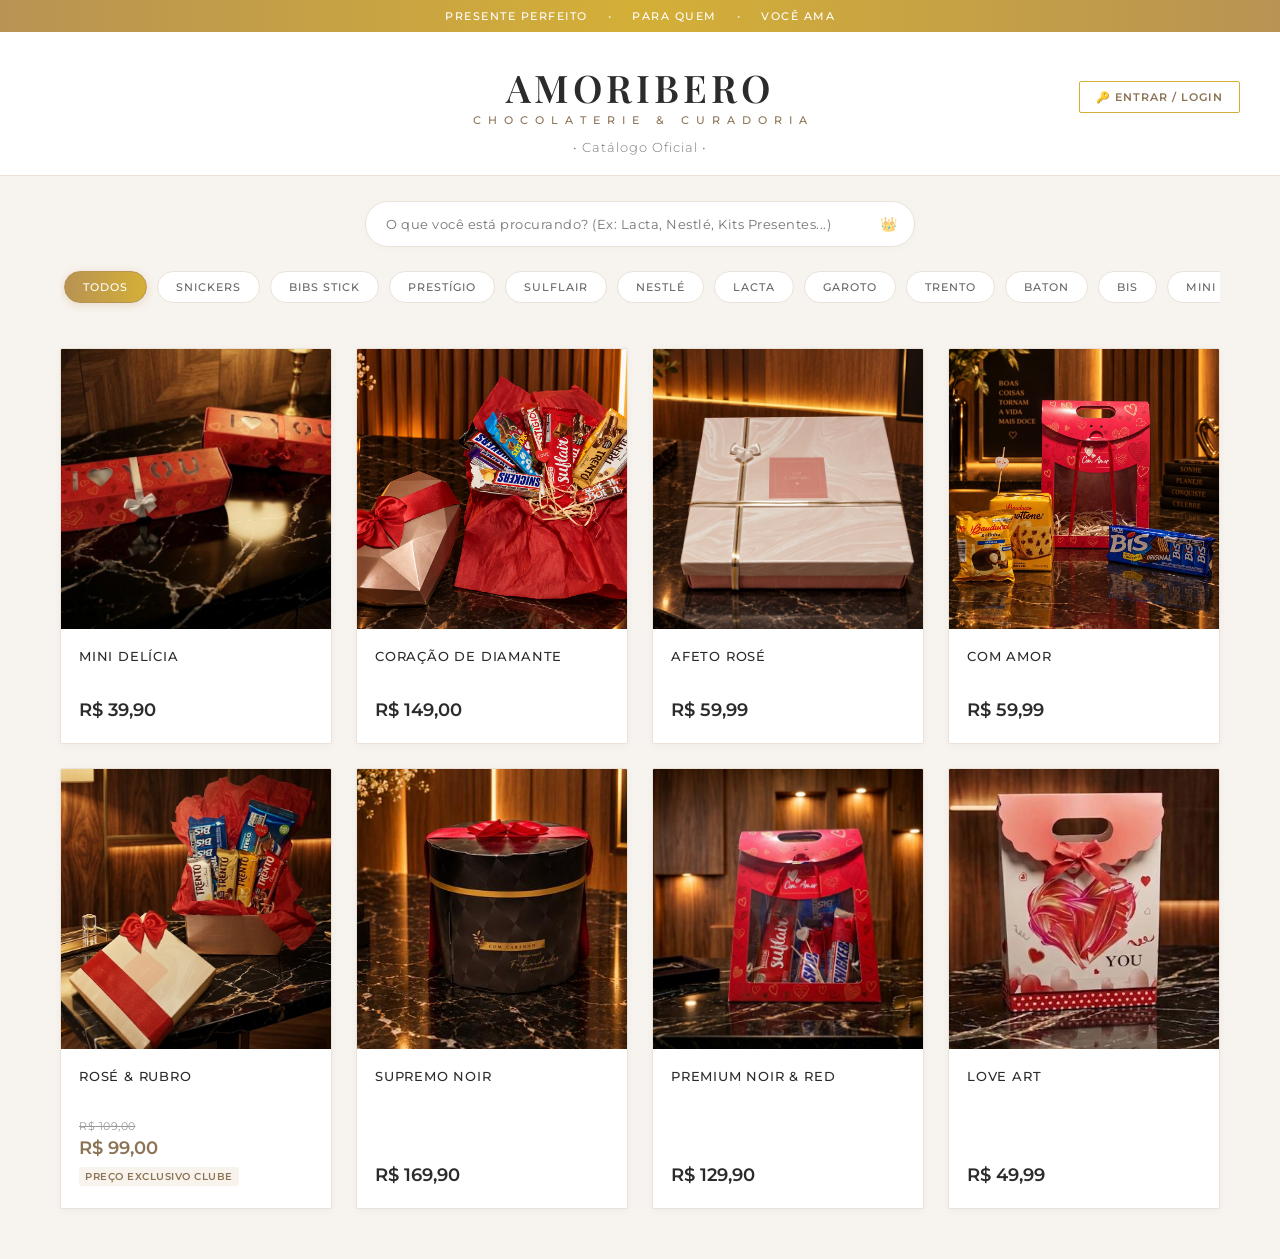
<file: index.html>
<!DOCTYPE html>
<html lang="pt-BR">
<head>
    <meta http-equiv="refresh" content="0; url=vitrine/index.html">
    <title>Redirecionando...</title>
</head>
<body>
    <script>window.location.href = "vitrine/index.html";</script>
</body>
</html>
</file>
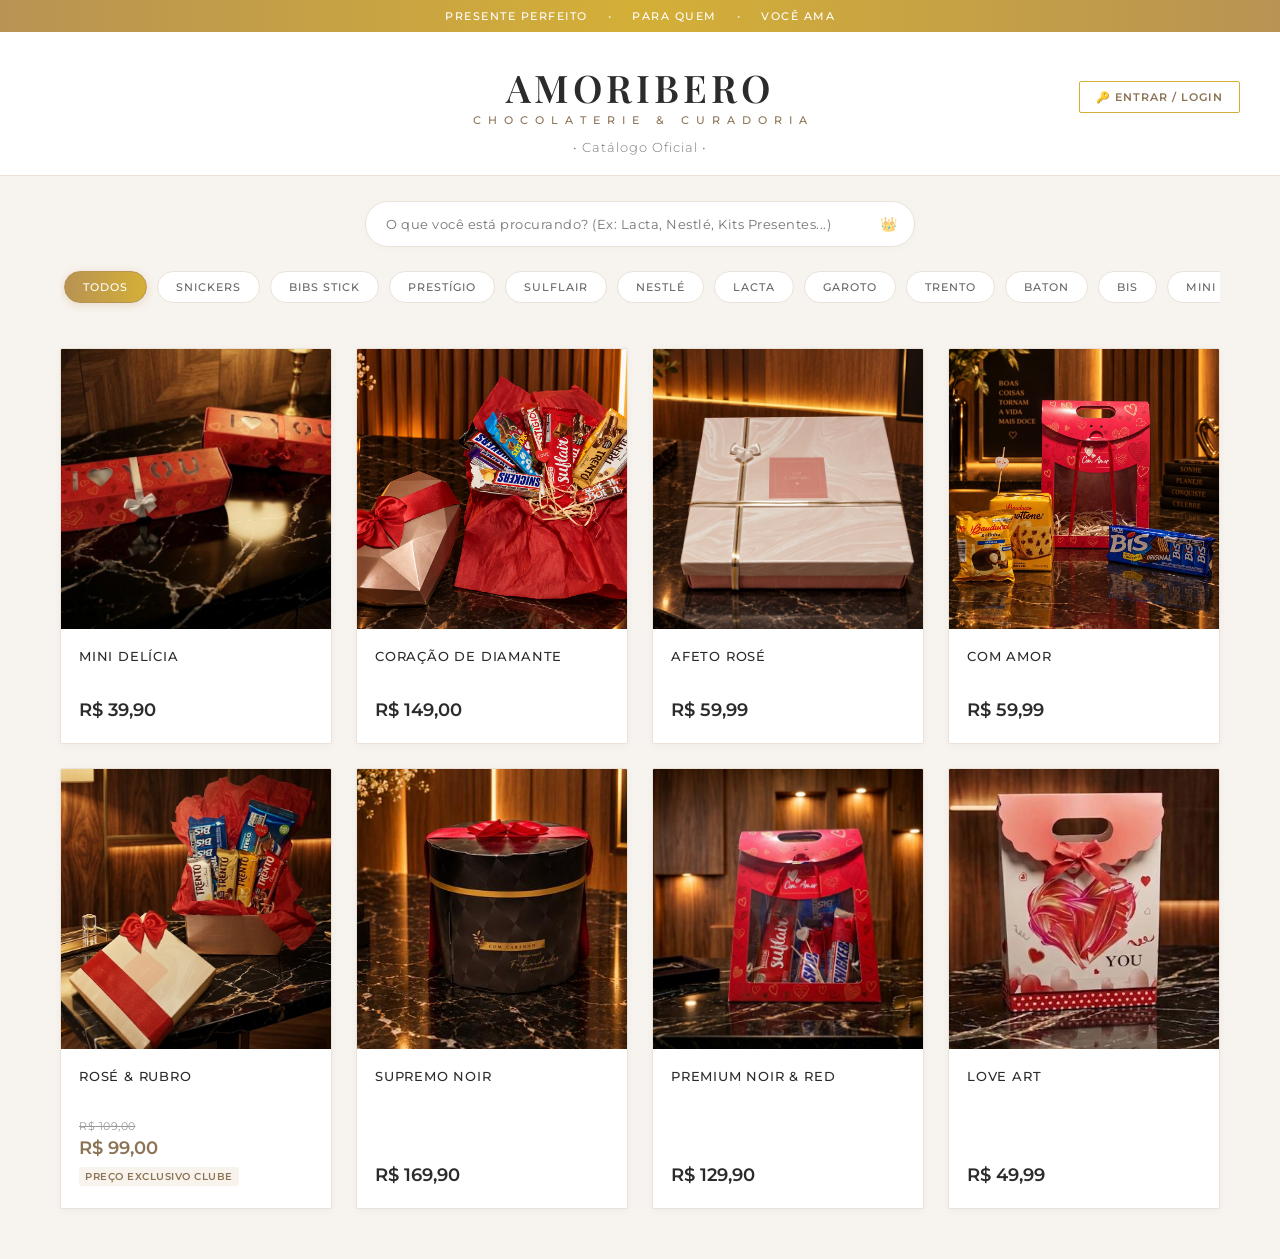
<file: vitrine/index.html>
<!DOCTYPE html>
<html lang="pt-PT">
<head>
    <meta charset="UTF-8">
    <meta name="viewport" content="width=device-width, initial-scale=1.0">
    <title>AMORIBERO - Vitrine</title>
    <!-- Importação de fonte com serifa elegante (Playfair Display) -->
    <link href="https://fonts.googleapis.com/css2?family=Playfair+Display:ital,wght@0,400;0,600;0,700;1,400&family=Montserrat:wght@300;400;500;600&display=swap" rel="stylesheet">
    <link rel="stylesheet" href="vitrine.css">
</head>
<body>

    <!-- Faixa Dourada Superior estilo Omega Dornier -->
    <div class="faixa-topo-omega">
        <span>5% NA PRIMEIRA COMPRA COM O CUPOM: VITTORIANA5</span>
        <span class="separador">•</span>
        <span>NOVIDADES EXCLUSIVAS ATACADO</span>
        <span class="separador">•</span>
        <span>ENVIO SEGURO PARA TODO O BRASIL</span>
    </div>

    <!-- Cabeçalho Principal Luxuoso com Botão de Acesso -->
    <header class="vitrine-header">
        <div class="header-conteudo">
            <div class="logo-container">
                <h1 class="marca-titulo" id="vitrine-titulo-loja">AMORIBERO</h1>
                <span class="marca-subtitulo">CHOCOLATERIE & CURADORIA</span>
            </div>
            <a href="../login/login.html" class="btn-login-header">🔑 Entrar / Login</a>
        </div>
        <p class="marca-descricao">• Catálogo Oficial •</p>
    </header>

    <!-- BARRA DE BUSCA E FILTROS COMPACTOS DA VITRINE -->
    <section class="container-busca-filtros">
        <!-- Campo de Pesquisa em Tempo Real -->
        <div class="caixa-busca-wrapper">
            <input type="text" id="campo-busca-vitrine" placeholder="O que você está procurando? (Ex: Lacta, Nestlé, Kits Presentes...)" oninput="aplicarFiltrosEBusca()">
            <span class="icone-busca">&#128081;</span>
        </div>

        <!-- Carrossel de Filtros estilo Pílulas com Rolagem Horizontal Suave -->
        <div class="carrossel-filtros-wrapper" id="container-pilulas-filtros">
            <!-- Pílulas dos filtros carregadas dinamicamente via JS -->
        </div>
    </section>

    <!-- Vitrine Principal -->
    <main class="vitrine-container" id="vitrine-produtos">
        <!-- Os produtos cadastrados aparecerão aqui -->
    </main>

    <script src="vitrine.js"></script>
</body>
</html>
</file>
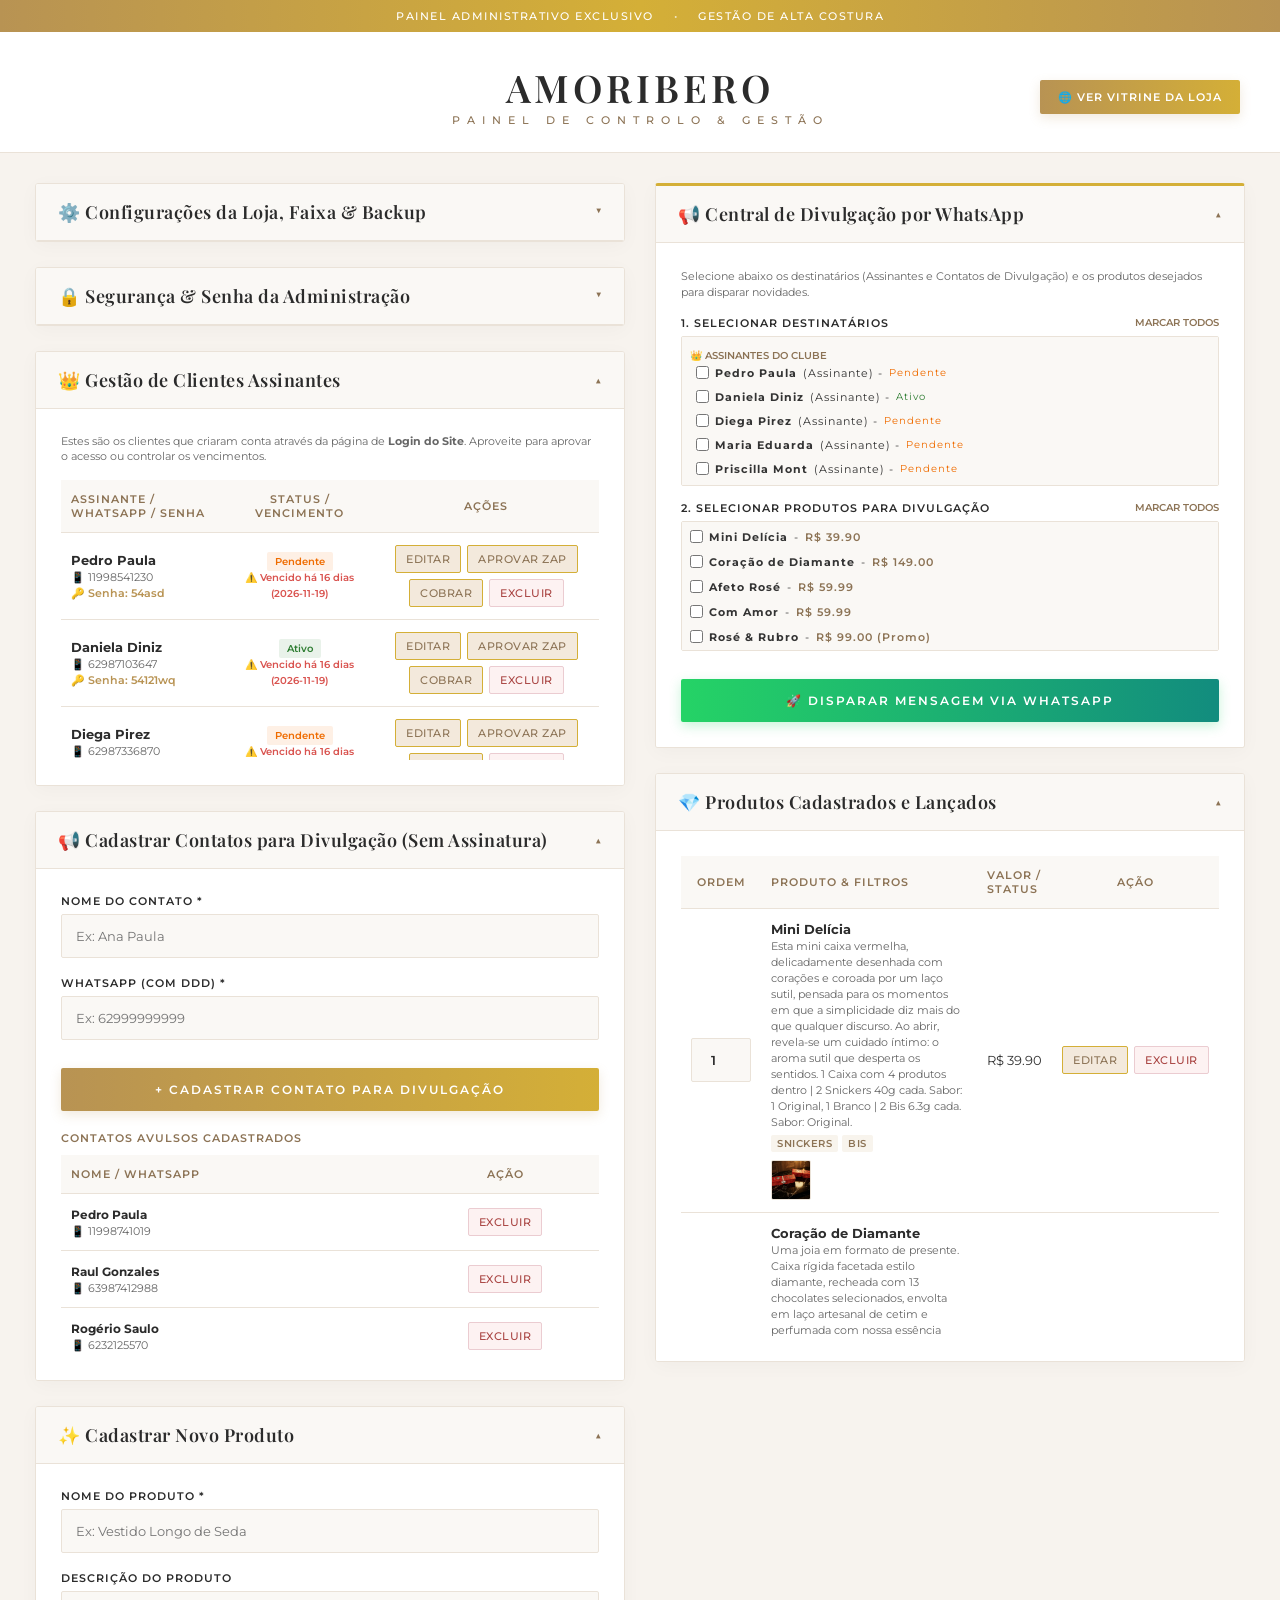
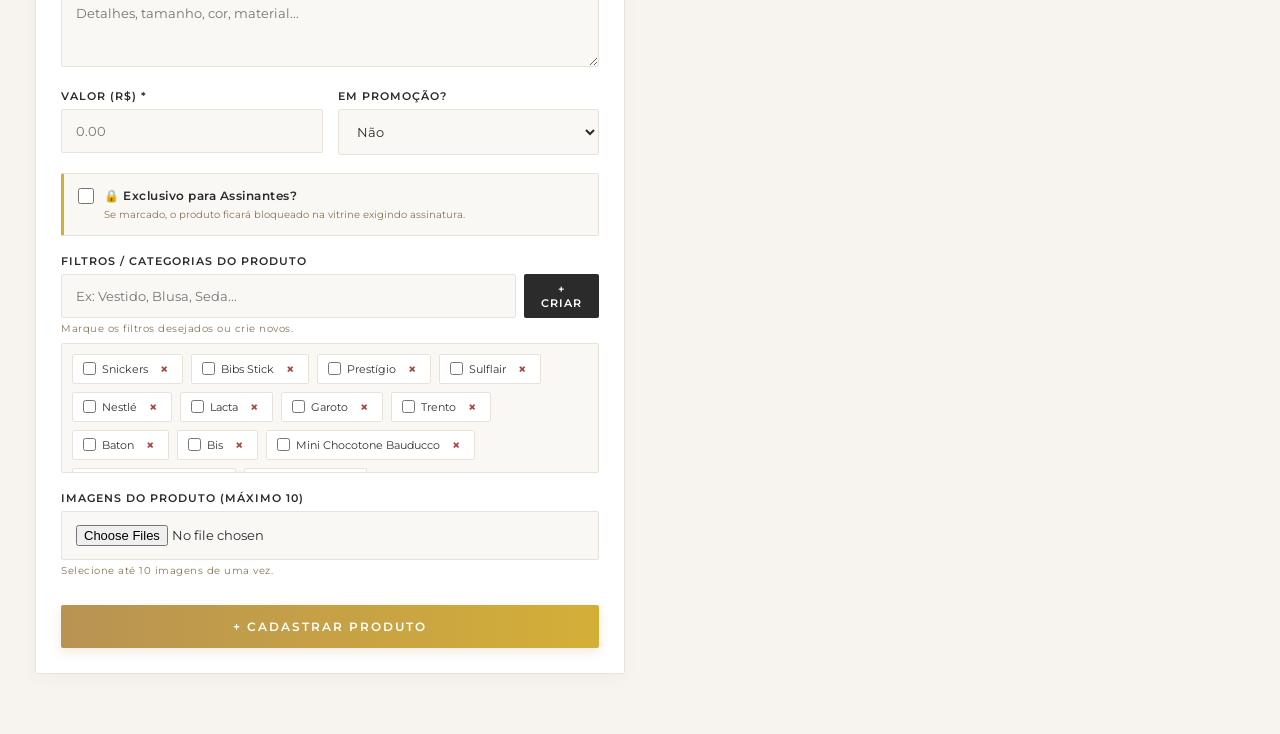
<file: painel.html>
<!DOCTYPE html>
<html lang="pt-BR">
<head>
    <meta charset="UTF-8">
    <meta name="viewport" content="width=device-width, initial-scale=1.0">
    <title>Vittoriana Atacado - Painel de Gestão</title>
    <!-- Importação de fontes elegantes -->
    <link href="https://fonts.googleapis.com/css2?family=Playfair+Display:ital,wght@0,400;0,600;0,700;1,400&family=Montserrat:wght@300;400;500;600&display=swap" rel="stylesheet">
    <link rel="stylesheet" href="style.css">
</head>
<body>

    <!-- Faixa Dourada Superior -->
    <div class="faixa-topo-omega">
        <span>PAINEL ADMINISTRATIVO EXCLUSIVO</span>
        <span class="separador">•</span>
        <span>GESTÃO DE ALTA COSTURA</span>
    </div>

    <!-- Cabeçalho do Painel com Identidade da Marca e Botão de Vitrine -->
    <header class="painel-header">
        <div class="painel-header-conteudo">
            <div class="painel-logo-wrapper">
                <h1 class="marca-titulo" id="painel-titulo-loja">Vittoriana</h1>
                <span class="marca-subtitulo">Painel de Controlo & Gestão</span>
            </div>
            <a href="vitrine/index.html" target="_blank" class="btn-ver-vitrine">🌐 Ver Vitrine da Loja</a>
        </div>
    </header>

    <div class="container-principal">
        
        <!-- COLUNA ESQUERDA: CONFIGURAÇÕES, SENHA ADMIN, CLIENTES, CONTATOS E PRODUTOS -->
        <div class="coluna">

            <!-- CONFIGURAÇÕES DA LOJA, WHATSAPP, FAIXA E BACKUP -->
            <div class="card-sanfona recolhido">
                <div class="card-header" onclick="toggleSanfona(this)">
                    <h2>⚙️ Configurações da Loja, Faixa & Backup</h2>
                    <span class="icone-seta">&#9650;</span>
                </div>
                <div class="card-body">
                    <form id="form-config-loja" onsubmit="salvarConfiguracoesLoja(event)">
                        <div class="form-grupo">
                            <label for="input-nome-loja">Nome Principal da Loja</label>
                            <input type="text" id="input-nome-loja" required placeholder="Ex: Vittoriana">
                            <small class="aviso-campos">Muda o nome no topo e o título da aba do navegador automaticamente.</small>
                        </div>
                        <div class="form-grupo" style="margin-top: 15px;">
                            <label for="input-whatsapp-loja">📱 WhatsApp da Loja (para receber pedidos)</label>
                            <input type="text" id="input-whatsapp-loja" placeholder="Ex: 62999999999">
                            <small class="aviso-campos">Número para onde os clientes vão enviar mensagens ao clicar em solicitar produto.</small>
                        </div>
                        <div class="form-grupo" style="margin-top: 15px;">
                            <label for="input-faixa-topo">✨ Texto da Faixa Superior Dourada</label>
                            <input type="text" id="input-faixa-topo" placeholder="Ex: 5% NA PRIMEIRA COMPRA • NOVIDADES • ENVIO SEGURO">
                            <small class="aviso-campos">Texto exibido na barra dourada superior de todas as páginas.</small>
                        </div>
                        <div class="form-grupo" style="margin-top: 15px;">
                            <label for="input-dias-assinatura">Dias de Validade da Assinatura</label>
                            <input type="number" id="input-dias-assinatura" min="1" required placeholder="30">
                            <small class="aviso-campos">Dias padrão de acesso para quem cria conta pelo site.</small>
                        </div>
                        <button type="submit" class="btn-ouro">Salvar Configurações</button>
                    </form>

                    <!-- SEÇÃO DE BACKUP INTELIGENTE EM JSON -->
                    <div style="margin-top: 25px; padding-top: 20px; border-top: 1px solid #eae2d8;">
                        <h3 style="font-size: 11px; font-weight: 600; color: #8c7355; text-transform: uppercase; margin-bottom: 8px; letter-spacing: 1px;">💾 Backup & Segurança de Dados</h3>
                        <p style="font-size: 11px; color: #666; margin-bottom: 12px; line-height: 1.4;">
                            Baixe um arquivo contendo absolutamente tudo (produtos, fotos em base64, clientes, senhas e configurações). Você pode restaurar depois sem perder novos cadastros.
                        </p>
                        <div style="display: flex; gap: 10px;">
                            <button type="button" class="btn-ouro" style="margin-top:0;" onclick="baixarBackupJSON()">📥 Baixar Backup JSON</button>
                            <label class="btn-cinza" style="margin-top:0; text-align: center; display: inline-block; cursor: pointer; padding: 12px;">
                                📤 Restaurar Backup
                                <input type="file" id="input-arquivo-backup" accept=".json" style="display: none;" onchange="importarBackupJSON(event)">
                            </label>
                        </div>
                    </div>
                </div>
            </div>

            <!-- CARD: SEGURANÇA & ALTERAÇÃO DE SENHA DA ADMINISTRAÇÃO -->
            <div class="card-sanfona recolhido">
                <div class="card-header" onclick="toggleSanfona(this)">
                    <h2>🔒 Segurança & Senha da Administração</h2>
                    <span class="icone-seta">&#9650;</span>
                </div>
                <div class="card-body">
                    <form id="form-alterar-senha-admin" onsubmit="salvarNovaSenhaAdmin(event)">
                        <div class="form-grupo">
                            <label for="input-nova-senha">Nova Palavra-passe Administrativa</label>
                            <input type="password" id="input-nova-senha" required placeholder="Digite a nova senha">
                            <small class="aviso-campos">Esta senha será exigida para entrar na Opção 2 de Gestão.</small>
                        </div>
                        <div class="form-grupo" style="margin-top: 15px;">
                            <label for="input-confirma-senha">Confirmar Nova Palavra-passe</label>
                            <input type="password" id="input-confirma-senha" required placeholder="Repita a nova senha">
                        </div>
                        <button type="submit" class="btn-ouro">Atualizar Senha de Gestão</button>
                    </form>
                </div>
            </div>

            <!-- CARD 1: GESTÃO DE CLIENTES ASSINANTES -->
            <div class="card-sanfona">
                <div class="card-header" onclick="toggleSanfona(this)">
                    <h2>👑 Gestão de Clientes Assinantes</h2>
                    <span class="icone-seta">&#9650;</span>
                </div>
                <div class="card-body">
                    <p style="font-size: 11px; color: #666; margin-bottom: 15px; line-height: 1.4;">
                        Estes são os clientes que criaram conta através da página de <b>Login do Site</b>. Aproveite para aprovar o acesso ou controlar os vencimentos.
                    </p>
                    <div class="tabela-container" style="max-height: 280px;">
                        <table>
                            <thead>
                                <tr>
                                    <th>Assinante / WhatsApp / Senha</th>
                                    <th style="text-align: center;">Status / Vencimento</th>
                                    <th style="text-align: center;">Ações</th>
                                </tr>
                            </thead>
                            <tbody id="lista-clientes-assinantes-tabela">
                                <tr>
                                    <td colspan="3" class="vazio">Nenhum cliente assinante cadastrado pelo site.</td>
                                </tr>
                            </tbody>
                        </table>
                    </div>
                </div>
            </div>

            <!-- CARD 2: GESTÃO DE CONTATOS DE DIVULGAÇÃO -->
            <div class="card-sanfona">
                <div class="card-header" onclick="toggleSanfona(this)">
                    <h2>📢 Cadastrar Contatos para Divulgação (Sem Assinatura)</h2>
                    <span class="icone-seta">&#9650;</span>
                </div>
                <div class="card-body">
                    <form id="form-divulgacao" onsubmit="cadastrarContatoDivulgacao(event)">
                        <div class="form-grupo">
                            <label for="div-nome">Nome do Contato *</label>
                            <input type="text" id="div-nome" required placeholder="Ex: Ana Paula">
                        </div>
                        <div class="form-grupo">
                            <label for="div-whatsapp">WhatsApp (com DDD) *</label>
                            <input type="text" id="div-whatsapp" required placeholder="Ex: 62999999999">
                        </div>
                        <button type="submit" class="btn-ouro">+ Cadastrar Contato para Divulgação</button>
                    </form>

                    <!-- Lista de Contatos de Divulgação -->
                    <div style="margin-top: 20px;">
                        <h3 style="font-size: 11px; font-weight: 600; color: #8c7355; text-transform: uppercase; margin-bottom: 10px; letter-spacing: 1px;">Contatos Avulsos Cadastrados</h3>
                        <div class="tabela-container" style="max-height: 200px;">
                            <table>
                                <thead>
                                    <tr>
                                        <th>Nome / WhatsApp</th>
                                        <th style="text-align: center;">Ação</th>
                                    </tr>
                                </thead>
                                <tbody id="lista-contatos-divulgacao-tabela">
                                    <tr>
                                        <td colspan="2" class="vazio">Nenhum contato avulso cadastrado.</td>
                                    </tr>
                                </tbody>
                            </table>
                        </div>
                    </div>
                </div>
            </div>

            <!-- CARD: CADASTRAR PRODUTO -->
            <div class="card-sanfona">
                <div class="card-header" onclick="toggleSanfona(this)">
                    <h2>✨ Cadastrar Novo Produto</h2>
                    <span class="icone-seta">&#9650;</span>
                </div>
                <div class="card-body">
                    <form id="form-produto">
                        <input type="hidden" id="produto-id">
                        
                        <div class="form-grupo">
                            <label for="nome">Nome do Produto *</label>
                            <input type="text" id="nome" required placeholder="Ex: Vestido Longo de Seda">
                        </div>

                        <div class="form-grupo">
                            <label for="descricao">Descrição do Produto</label>
                            <textarea id="descricao" rows="3" placeholder="Detalhes, tamanho, cor, material..."></textarea>
                        </div>

                        <div class="form-linha">
                            <div class="form-grupo">
                                <label for="valor">Valor (R$) *</label>
                                <input type="number" step="0.01" id="valor" required placeholder="0.00">
                            </div>

                            <div class="form-grupo">
                                <label for="promocao-check">Em Promoção?</label>
                                <select id="promocao-check" onchange="toggleValorPromo()">
                                    <option value="nao">Não</option>
                                    <option value="sim">Sim</option>
                                </select>
                            </div>
                        </div>

                        <div class="form-grupo" id="grupo-valor-promo" style="display: none;">
                            <label for="valor-promo">Novo Valor Promocional (R$)</label>
                            <input type="number" step="0.01" id="valor-promo" placeholder="0.00">
                        </div>

                        <!-- CAMPO EXCLUSIVO PARA ASSINANTES -->
                        <div class="form-grupo-exclusivo">
                            <label class="label-exclusivo">
                                <input type="checkbox" id="exclusivo-assinante">
                                🔒 Exclusivo para Assinantes?
                            </label>
                            <small class="aviso-exclusivo">Se marcado, o produto ficará bloqueado na vitrine exigindo assinatura.</small>
                        </div>

                        <!-- SISTEMA DE FILTROS / TAGS -->
                        <div class="form-grupo">
                            <label>Filtros / Categorias do Produto</label>
                            <div class="container-criar-filtro">
                                <input type="text" id="novo-filtro-input" placeholder="Ex: Vestido, Blusa, Seda...">
                                <button type="button" class="btn-adicionar-filtro" onclick="criarNovoFiltro()">+ Criar</button>
                            </div>
                            <small class="aviso-campos">Marque os filtros desejados ou crie novos.</small>
                            <div id="lista-checkbox-filtros" class="checkbox-filtros-grid">
                                <!-- Filtros dinâmicos -->
                            </div>
                        </div>

                        <div class="form-grupo">
                            <label for="imagens-produto">Imagens do Produto (Máximo 10)</label>
                            <input type="file" id="imagens-produto" accept="image/*" multiple max="10">
                            <small class="aviso-campos">Selecione até 10 imagens de uma vez.</small>
                        </div>

                        <button type="submit" id="btn-salvar" class="btn-ouro">+ Cadastrar Produto</button>
                        <button type="button" id="btn-cancelar-edicao" class="btn-cinza" style="display: none;" onclick="cancelarEdicao()">Cancelar Edição</button>
                    </form>
                </div>
            </div>

        </div>

        <!-- COLUNA DIREITA: PRODUTOS CADASTRADOS & CENTRAL DE DIVULGAÇÃO -->
        <div class="coluna">
            
            <!-- CENTRAL DE DIVULGAÇÃO E DISPARO WHATSAPP -->
            <div class="card-sanfona" style="border-top: 3px solid #d4af37;">
                <div class="card-header" onclick="toggleSanfona(this)">
                    <h2>📢 Central de Divulgação por WhatsApp</h2>
                    <span class="icone-seta">&#9650;</span>
                </div>
                <div class="card-body">
                    <p style="font-size: 11px; color: #666; margin-bottom: 15px; line-height: 1.5;">
                        Selecione abaixo os destinatários (Assinantes e Contatos de Divulgação) e os produtos desejados para disparar novidades.
                    </p>

                    <!-- SELEÇÃO DE CLIENTES -->
                    <div style="margin-bottom: 15px;">
                        <div style="display: flex; justify-content: space-between; align-items: center; margin-bottom: 6px;">
                            <label style="margin-bottom: 0;">1. Selecionar Destinatários</label>
                            <button type="button" onclick="selecionarTodosClientes(true)" style="background: none; border: none; color: #8c7355; font-size: 10px; font-weight: 600; cursor: pointer; text-transform: uppercase;">Marcar Todos</button>
                        </div>
                        <div id="div-selecao-clientes" style="max-height: 150px; overflow-y: auto; background: #faf8f5; border: 1px solid #eae2d8; padding: 8px; border-radius: 2px;">
                            <small style="color: #888;">Nenhum cliente ou contato cadastrado.</small>
                        </div>
                    </div>

                    <!-- SELEÇÃO DE PRODUTOS -->
                    <div style="margin-bottom: 18px;">
                        <div style="display: flex; justify-content: space-between; align-items: center; margin-bottom: 6px;">
                            <label style="margin-bottom: 0;">2. Selecionar Produtos para Divulgação</label>
                            <button type="button" onclick="selecionarTodosProdutos(true)" style="background: none; border: none; color: #8c7355; font-size: 10px; font-weight: 600; cursor: pointer; text-transform: uppercase;">Marcar Todos</button>
                        </div>
                        <div id="div-selecao-produtos" style="max-height: 130px; overflow-y: auto; background: #faf8f5; border: 1px solid #eae2d8; padding: 8px; border-radius: 2px;">
                            <small style="color: #888;">Nenhum produto cadastrado.</small>
                        </div>
                    </div>

                    <button type="button" class="btn-ouro" onclick="dispararDivulganaoWhatsApp()" style="background: linear-gradient(90deg, #25D366, #128C7E); box-shadow: 0 4px 12px rgba(37, 211, 102, 0.25);">
                        🚀 Disparar Mensagem via WhatsApp
                    </button>
                </div>
            </div>

            <!-- PRODUTOS CADASTRADOS E LANÇADOS -->
            <div class="card-sanfona">
                <div class="card-header" onclick="toggleSanfona(this)">
                    <h2>💎 Produtos Cadastrados e Lançados</h2>
                    <span class="icone-seta">&#9650;</span>
                </div>
                <div class="card-body">
                    <div class="tabela-container">
                        <table>
                            <thead>
                                <tr>
                                    <th style="text-align: center;">Ordem</th>
                                    <th>Produto & Filtros</th>
                                    <th>Valor / Status</th>
                                    <th style="text-align: center;">Ação</th>
                                </tr>
                            </thead>
                            <tbody id="lista-produtos">
                                <tr>
                                    <td colspan="4" class="vazio">Nenhum produto cadastrado.</td>
                                </tr>
                            </tbody>
                        </table>
                    </div>
                </div>
            </div>

        </div>

    </div>

    <script src="script.js"></script>
</body>
</html>
</file>
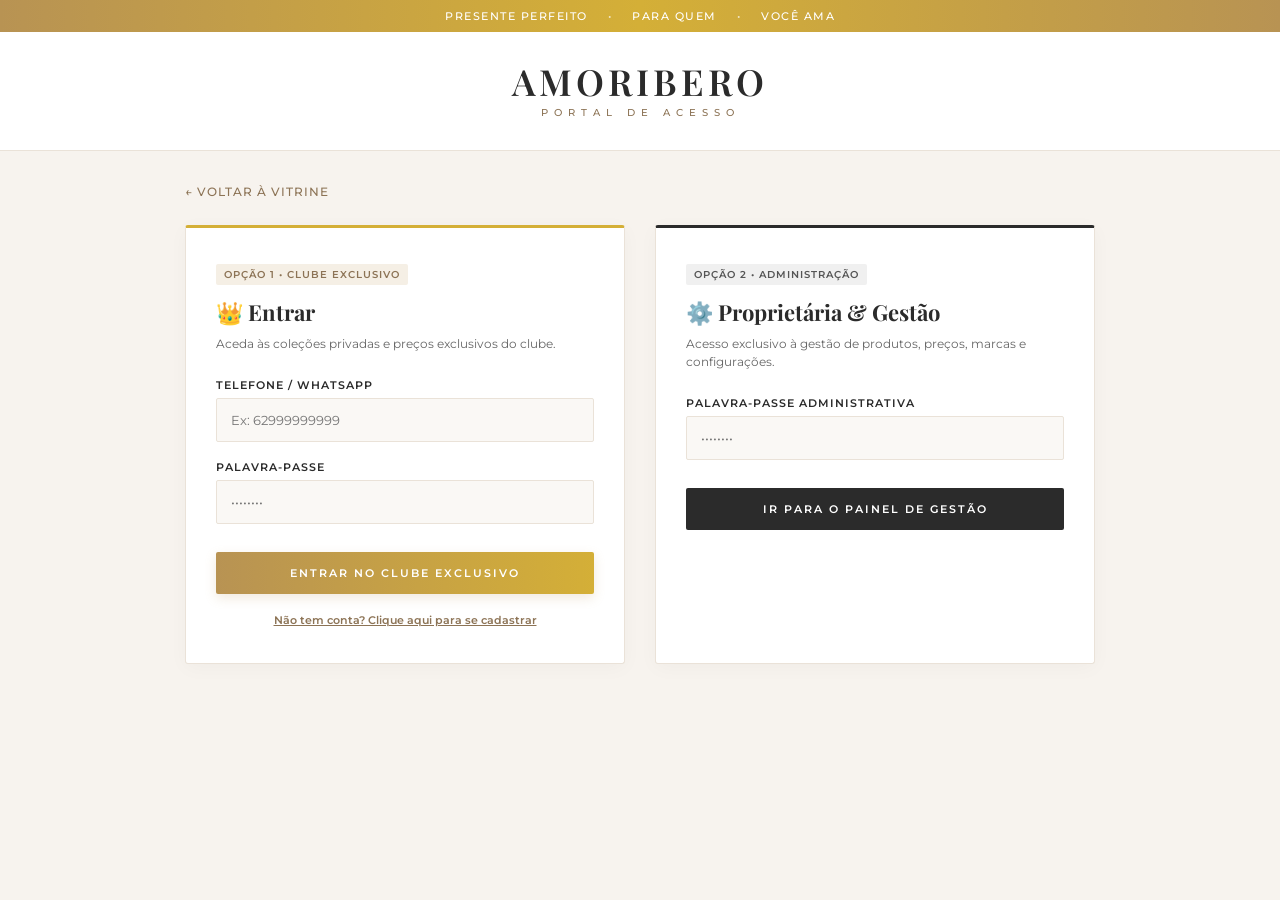
<file: login/login.html>
<!DOCTYPE html>
<html lang="pt-PT">
<head>
    <meta charset="UTF-8">
    <meta name="viewport" content="width=device-width, initial-scale=1.0">
    <title>Acesso Restrito - Login & Cadastro</title>
    <link href="https://fonts.googleapis.com/css2?family=Playfair+Display:ital,wght@0,400;0,600;0,700;1,400&family=Montserrat:wght@300;400;500;600&display=swap" rel="stylesheet">
    <link rel="stylesheet" href="login.css">
</head>
<body>

    <div class="faixa-topo-omega">
        <span>ÁREA DE ACESSO RESTRITO</span>
        <span class="separador">•</span>
        <span>AMORIBERO CLUBE EXCLUSIVO</span>
    </div>

    <header class="login-header">
        <a href="../vitrine/index.html" class="logo-link">
            <h1 class="marca-titulo" id="login-titulo-loja">AMORIBERO CLUBE EXCLUSIVO</h1>
            <span class="marca-subtitulo">PORTAL DE ACESSO</span>
        </a>
    </header>

    <main class="container-login">
        <div class="breadcrumb-container">
            <a href="../vitrine/index.html" class="btn-voltar">&#8592; Voltar à Vitrine</a>
        </div>

        <div class="login-cards-grid">
            <!-- OPÇÃO 1: ASSINANTES (LOGIN / CADASTRO) -->
            <div class="card-login destaque-assinante">
                <div class="card-login-header">
                    <span class="badge-opcao" id="badge-modo-titulo">OPÇÃO 1 • CLUBE EXCLUSIVO</span>
                    <h2 id="titulo-form-auth">👑 Entrar</h2>
                    <p id="subtitulo-form-auth">Aceda às coleções privadas e preços exclusivos do clube.</p>
                </div>
                
                <!-- LOGIN -->
                <form id="form-login-assinante" onsubmit="autenticarAssinante(event)">
                    <div class="form-grupo">
                        <label for="login-whatsapp">Telefone / WhatsApp</label>
                        <input type="text" id="login-whatsapp" required placeholder="Ex: 62999999999">
                    </div>
                    <div class="form-grupo">
                        <label for="senha-assinante">Palavra-passe</label>
                        <input type="password" id="senha-assinante" required placeholder="••••••••">
                    </div>
                    <button type="submit" class="btn-ouro-login">Entrar no Clube Exclusivo</button>
                    
                    <div style="text-align: center; margin-top: 15px;">
                        <button type="button" onclick="alternarModoLoginCadastro()" style="background: none; border: none; color: #8c7355; font-size: 11px; font-weight: 600; cursor: pointer; text-decoration: underline;">
                            Não tem conta? Clique aqui para se cadastrar
                        </button>
                    </div>
                </form>

                <!-- CADASTRO (NOME, SOBRENOME, TELEFONE, SENHA) -->
                <form id="form-cadastro-assinante" onsubmit="cadastrarNovoAssinante(event)" style="display: none;">
                    <div class="form-linha" style="display: flex; gap: 10px;">
                        <div class="form-grupo" style="flex: 1;">
                            <label for="cad-nome">Nome *</label>
                            <input type="text" id="cad-nome" required placeholder="Ex: Maria">
                        </div>
                        <div class="form-grupo" style="flex: 1;">
                            <label for="cad-sobrenome">Sobrenome *</label>
                            <input type="text" id="cad-sobrenome" required placeholder="Ex: Silva">
                        </div>
                    </div>

                    <div class="form-grupo">
                        <label for="cad-whatsapp">WhatsApp (com DDD) *</label>
                        <input type="text" id="cad-whatsapp" required placeholder="Ex: 62999999999">
                    </div>

                    <div class="form-grupo">
                        <label for="cad-senha">Crie sua Palavra-passe *</label>
                        <input type="password" id="cad-senha" required placeholder="••••••••">
                    </div>

                    <button type="submit" class="btn-ouro-login">Solicitar Cadastro no Clube</button>
                    
                    <div style="text-align: center; margin-top: 15px;">
                        <button type="button" onclick="alternarModoLoginCadastro()" style="background: none; border: none; color: #8c7355; font-size: 11px; font-weight: 600; cursor: pointer; text-decoration: underline;">
                            Já tem conta? Clique aqui para entrar
                        </button>
                    </div>
                </form>
            </div>

            <!-- OPÇÃO 2: GESTÃO -->
            <div class="card-login opcao-gestao">
                <div class="card-login-header">
                    <span class="badge-opcao-gestao">OPÇÃO 2 • ADMINISTRAÇÃO</span>
                    <h2>⚙️ Proprietária & Gestão</h2>
                    <p>Acesso exclusivo à gestão de produtos, preços, marcas e configurações.</p>
                </div>
                <form id="form-login-gestao" onsubmit="autenticarProprietaria(event)">
                    <div class="form-grupo">
                        <label for="senha-gestao">Palavra-passe Administrativa</label>
                        <input type="password" id="senha-gestao" required placeholder="••••••••">
                    </div>
                    <button type="submit" class="btn-escuro-login">Ir para o Painel de Gestão</button>
                </form>
            </div>
        </div>
    </main>
    <script src="login.js"></script>
</body>
</html>
</file>
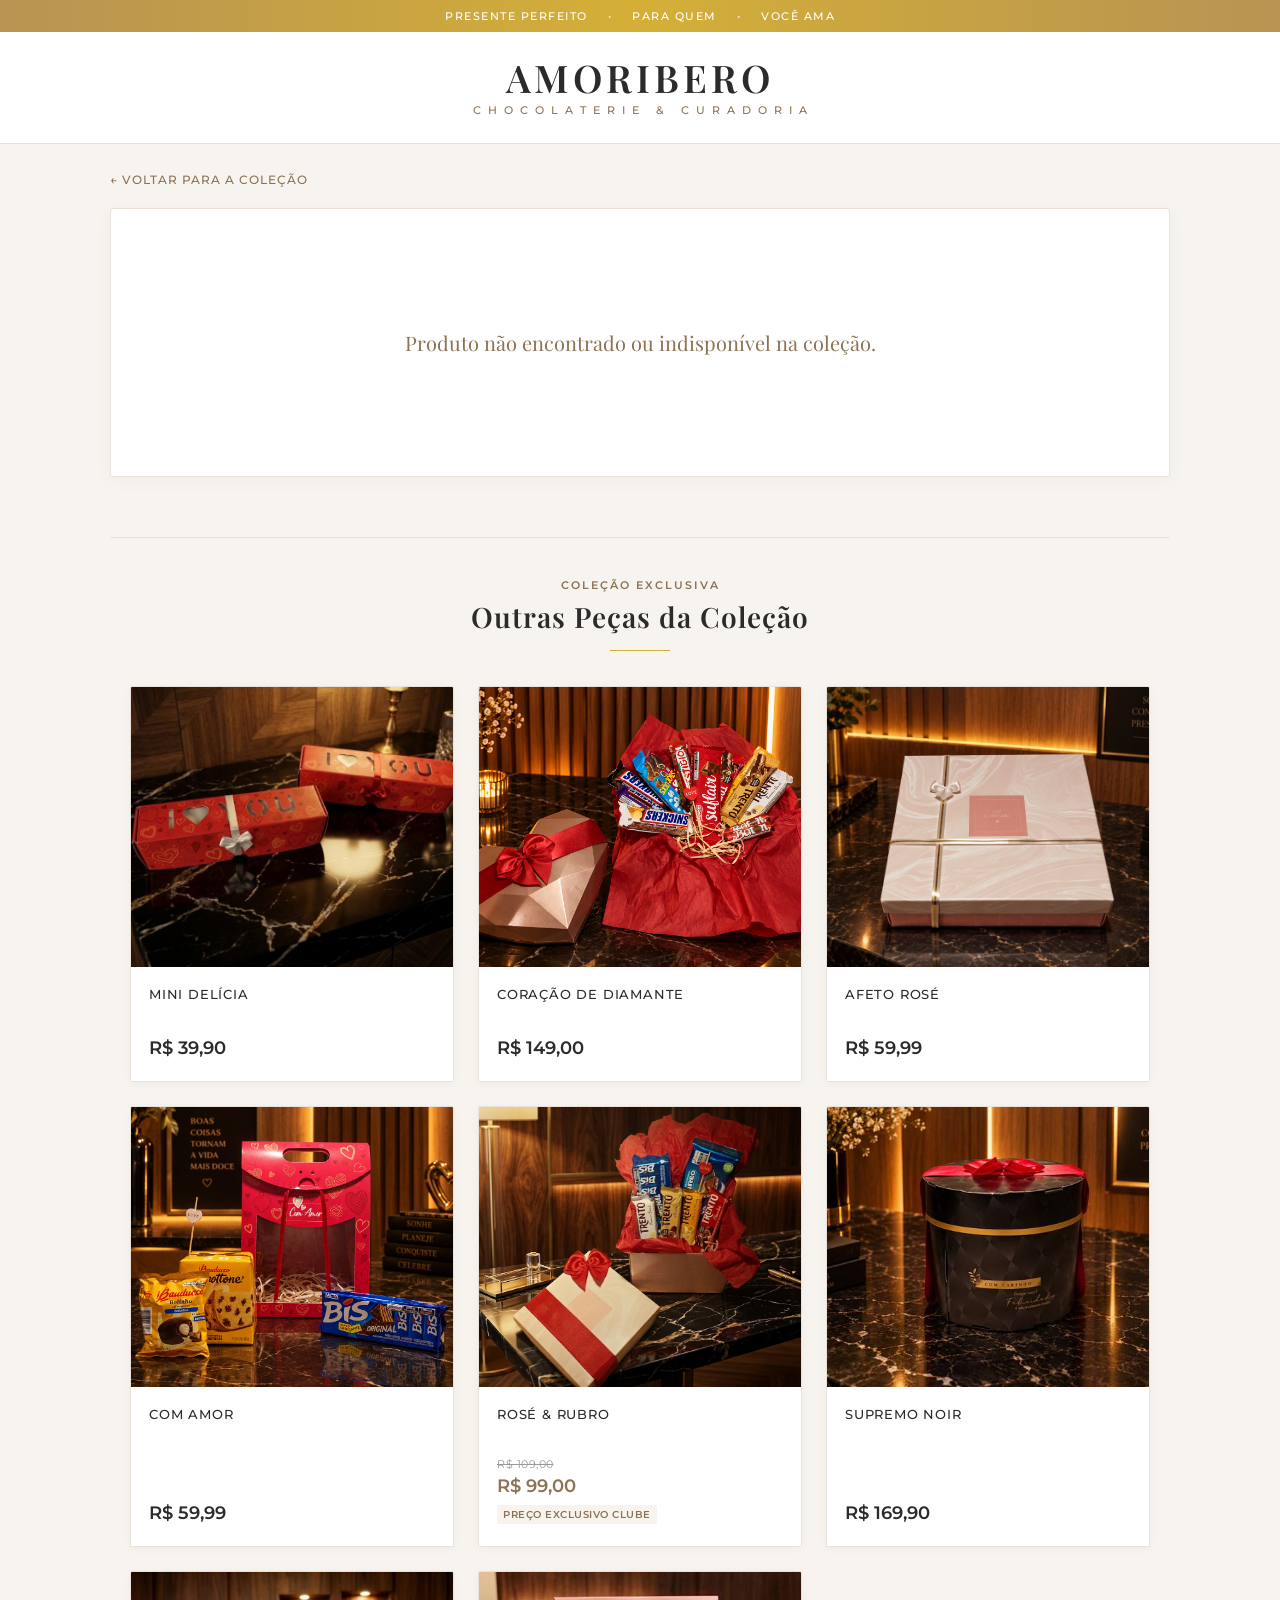
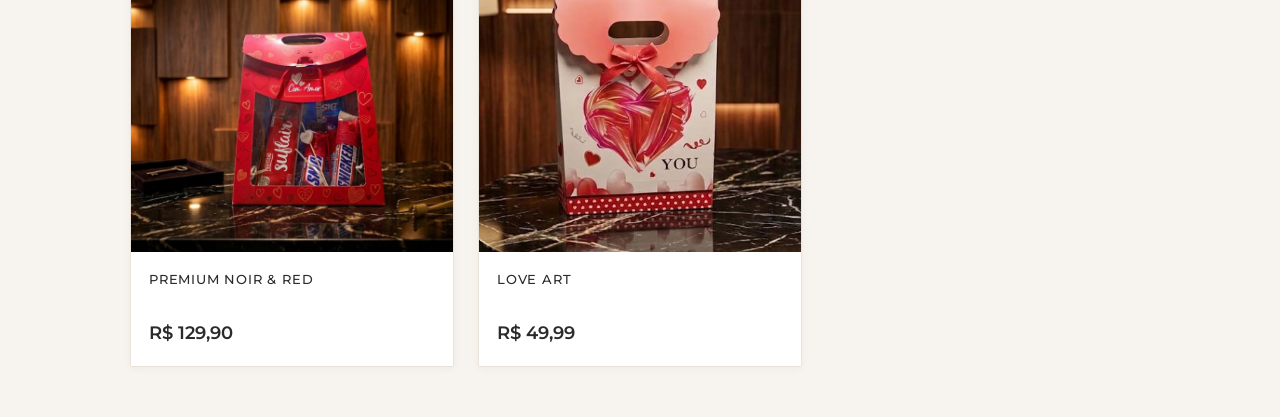
<file: produto/produto.html>
<!DOCTYPE html>
<html lang="pt-BR">
<head>
    <meta charset="UTF-8">
    <meta name="viewport" content="width=device-width, initial-scale=1.0">
    <title>Detalhes do Produto</title>
    <!-- Fontes elegantes -->
    <link href="https://fonts.googleapis.com/css2?family=Playfair+Display:ital,wght@0,400;0,600;0,700;1,400&family=Montserrat:wght@300;400;500;600&display=swap" rel="stylesheet">
    <!-- Importa o CSS da página do produto -->
    <link rel="stylesheet" href="produto.css">
    <!-- Importa o CSS da vitrine para que os cards inferiores fiquem idênticos -->
    <link rel="stylesheet" href="../vitrine/vitrine.css">
</head>
<body>

    <!-- Faixa Dourada Superior -->
    <div class="faixa-topo-omega">
        <span>5% NA PRIMEIRA COMPRA COM O CUPOM: VITTORIANA5</span>
        <span class="separador">•</span>
        <span>NOVIDADES EXCLUSIVAS ATACADO</span>
        <span class="separador">•</span>
        <span>ENVIO SEGURO PARA TODO O BRASIL</span>
    </div>

    <!-- Cabeçalho Elegante -->
    <header class="produto-header">
        <a href="../vitrine/index.html" class="logo-link">
            <h1 class="marca-titulo" id="produto-titulo-loja">AMORIBERO</h1>
            <span class="marca-subtitulo">CHOCOLATERIE & CURADORIA</span>
        </a>
    </header>

    <div class="container-produto">
        <!-- Navegação Breadcrumb / Voltar -->
        <nav class="breadcrumb-container">
            <a href="../vitrine/index.html" class="btn-voltar">&#8592; Voltar para a Coleção</a>
        </nav>

        <!-- Card de Exposição do Produto Selecionado -->
        <main class="detalhe-wrapper" id="detalhe-produto">
            <!-- Inserido dinamicamente pelo JS -->
        </main>

        <!-- SEÇÃO DA VITRINE INTEGRADA (O cliente desliza e vê logo abaixo) -->
        <section class="secao-vitrine-relacionados">
            <div class="cabecalho-relacionados">
                <span class="subtitulo-relacionados">Coleção Exclusiva</span>
                <h2 class="titulo-relacionados">Outras Peças da Coleção</h2>
                <div class="divisor-luxo-centro"></div>
            </div>

            <!-- Grid da Vitrine carregada dinamicamente -->
            <div class="vitrine-container" id="vitrine-produtos-relacionados">
                <!-- Cards renderizados via JS -->
            </div>
        </section>
    </div>

    <script src="produto.js"></script>
</body>
</html>
</file>
<file: vitrine/vitrine.css>
* {
    box-sizing: border-box;
    margin: 0;
    padding: 0;
    font-family: 'Montserrat', sans-serif;
}

body {
    background-color: #f7f3ee;
    color: #333333;
    padding-bottom: 50px;
}

/* Faixa Superior Dourada estilo Omega Dornier */
.faixa-topo-omega {
    background: linear-gradient(90deg, #b89353, #d4af37, #b89353);
    color: #ffffff;
    text-align: center;
    padding: 9px 15px;
    font-size: 11px;
    letter-spacing: 1.5px;
    font-weight: 500;
    text-transform: uppercase;
    display: flex;
    justify-content: center;
    align-items: center;
    gap: 20px;
    box-shadow: 0 1px 3px rgba(0,0,0,0.08);
}

.faixa-topo-omega .separador {
    opacity: 0.7;
}

/* Cabeçalho Sofisticado */
.vitrine-header {
    text-align: center;
    padding: 35px 20px 20px 20px;
    background-color: #ffffff;
    border-bottom: 1px solid #eae2d8;
}

.header-conteudo {
    display: flex;
    justify-content: center;
    align-items: center;
    position: relative;
    max-width: 1200px;
    margin: 0 auto;
}

.btn-login-header {
    position: absolute;
    right: 0;
    top: 50%;
    transform: translateY(-50%);
    background: transparent;
    border: 1px solid #d4af37;
    color: #8c7355;
    padding: 8px 16px;
    font-size: 11px;
    font-weight: 600;
    letter-spacing: 1px;
    text-transform: uppercase;
    text-decoration: none;
    border-radius: 2px;
    transition: all 0.25s ease;
}

.btn-login-header:hover {
    background: #d4af37;
    color: #ffffff;
}

.logo-container {
    display: inline-block;
    cursor: pointer;
}

.marca-titulo {
    font-family: 'Playfair Display', serif;
    font-size: 38px;
    font-weight: 600;
    color: #2b2b2b;
    letter-spacing: 4px;
    text-transform: uppercase;
    margin-bottom: 0;
    line-height: 1.1;
}

.marca-subtitulo {
    display: block;
    font-family: 'Montserrat', sans-serif;
    font-size: 11px;
    font-weight: 500;
    color: #8c7355;
    letter-spacing: 7px;
    text-transform: uppercase;
    margin-top: 4px;
    margin-left: 6px;
}

.marca-descricao {
    color: #7a7a7a;
    font-size: 13px;
    font-weight: 300;
    letter-spacing: 1px;
    margin-top: 12px;
}

/* --- SEÇÃO DE BUSCA E FILTROS COMPACTOS --- */
.container-busca-filtros {
    max-width: 1200px;
    margin: 25px auto 35px auto;
    padding: 0 20px;
    display: flex;
    flex-direction: column;
    gap: 18px;
}

.caixa-busca-wrapper {
    position: relative;
    max-width: 550px;
    margin: 0 auto;
    width: 100%;
}

.caixa-busca-wrapper input {
    width: 100%;
    padding: 14px 45px 14px 20px;
    background: #ffffff;
    border: 1px solid #eae2d8;
    border-radius: 30px;
    font-size: 13px;
    color: #2b2b2b;
    letter-spacing: 0.5px;
    box-shadow: 0 2px 10px rgba(0, 0, 0, 0.02);
    transition: all 0.3s ease;
}

.caixa-busca-wrapper input:focus {
    outline: none;
    border-color: #d4af37;
    box-shadow: 0 4px 15px rgba(212, 175, 55, 0.15);
}

.icone-busca {
    position: absolute;
    right: 18px;
    top: 50%;
    transform: translateY(-50%);
    font-size: 14px;
    opacity: 0.6;
}

/* Carrossel de Pílulas de Filtros com Rolagem Lateral */
.carrossel-filtros-wrapper {
    display: flex;
    gap: 10px;
    overflow-x: auto;
    padding: 6px 4px 10px 4px;
    scrollbar-width: thin;
    scrollbar-color: #d4af37 transparent;
}

.carrossel-filtros-wrapper::-webkit-scrollbar {
    height: 3px;
}

.carrossel-filtros-wrapper::-webkit-scrollbar-thumb {
    background-color: #d4af37;
    border-radius: 3px;
}

.pilula-filtro {
    background: #ffffff;
    border: 1px solid #eae2d8;
    color: #666;
    padding: 8px 18px;
    border-radius: 20px;
    font-size: 11px;
    font-weight: 500;
    letter-spacing: 1px;
    text-transform: uppercase;
    cursor: pointer;
    white-space: nowrap;
    transition: all 0.25s ease;
    user-select: none;
}

.pilula-filtro:hover {
    border-color: #b89353;
    color: #b89353;
}

.pilula-filtro.ativa {
    background: linear-gradient(90deg, #b89353, #d4af37);
    color: #ffffff;
    border-color: #b89353;
    box-shadow: 0 2px 8px rgba(184, 147, 83, 0.25);
}

/* Grid da Vitrine */
.vitrine-container {
    display: grid;
    grid-template-columns: repeat(auto-fill, minmax(260px, 1fr));
    gap: 24px;
    max-width: 1200px;
    margin: 0 auto;
    padding: 0 20px;
}

/* Card Individual Estilo Boutique de Luxo */
.card-produto {
    background: #ffffff;
    border-radius: 2px;
    box-shadow: 0 2px 8px rgba(0, 0, 0, 0.04);
    overflow: hidden;
    border: 1px solid #eae2d8;
    display: flex;
    flex-direction: column;
    transition: transform 0.25s ease, box-shadow 0.25s ease;
    cursor: pointer;
    position: relative;
}

.card-produto:hover {
    transform: translateY(-3px);
    box-shadow: 0 6px 18px rgba(184, 147, 83, 0.15);
    border-color: #d4af37;
}

/* Área de Imagens / Carrossel */
.produto-imagens {
    position: relative;
    width: 100%;
    height: 280px;
    background: #faf8f5;
    display: flex;
    align-items: center;
    justify-content: center;
    overflow: hidden;
}

.produto-imagens img {
    width: 100%;
    height: 100%;
    object-fit: cover;
    display: none;
}

.produto-imagens img.ativa {
    display: block;
}

.btn-carrossel {
    position: absolute;
    top: 50%;
    transform: translateY(-50%);
    background: rgba(255, 255, 255, 0.85);
    color: #444;
    border: none;
    width: 32px;
    height: 48px;
    cursor: pointer;
    font-size: 13px;
    display: flex;
    align-items: center;
    justify-content: center;
    transition: background 0.2s, color 0.2s, opacity 0.2s;
    opacity: 0;
    z-index: 5;
}

.card-produto:hover .btn-carrossel {
    opacity: 1;
}

.btn-carrossel:hover {
    background: #ffffff;
    color: #b89353;
}

.btn-prev { left: 0; }
.btn-next { right: 0; }

/* Deixa botões visíveis em telas sensíveis ao toque */
@media (hover: none), (pointer: coarse) {
    .btn-carrossel {
        opacity: 0.85 !important;
        background: rgba(255, 255, 255, 0.9);
    }
}

.produto-info {
    padding: 18px 18px 22px 18px;
    display: flex;
    flex-direction: column;
    flex: 1;
    background-color: #ffffff;
}

.produto-nome {
    font-family: 'Montserrat', sans-serif;
    font-size: 13px;
    font-weight: 500;
    color: #2b2b2b;
    letter-spacing: 0.8px;
    text-transform: uppercase;
    margin-bottom: 14px;
    line-height: 1.4;
    display: -webkit-box;
    -webkit-line-clamp: 2;
    -webkit-box-orient: vertical;
    overflow: hidden;
    height: 38px;
}

.produto-precos {
    display: flex;
    flex-direction: column;
    gap: 4px;
    margin-top: auto;
}

.preco-original-vitrine {
    text-decoration: line-through;
    color: #999;
    font-size: 11px;
    letter-spacing: 0.5px;
}

.preco-container-atual {
    display: flex;
    align-items: baseline;
    gap: 6px;
}

.preco-atual-vitrine {
    font-size: 18px;
    font-weight: 600;
    color: #2b2b2b;
    font-family: 'Montserrat', sans-serif;
}

.preco-promo-vitrine {
    font-size: 18px;
    font-weight: 600;
    color: #8c7355;
    font-family: 'Montserrat', sans-serif;
}

.tag-desconto {
    font-size: 10px;
    font-weight: 600;
    color: #8c7355;
    background-color: rgba(184, 147, 83, 0.1);
    padding: 3px 6px;
    border-radius: 2px;
    align-self: flex-start;
    margin-top: 4px;
    letter-spacing: 0.5px;
    text-transform: uppercase;
}

.aviso-vazio {
    grid-column: 1 / -1;
    text-align: center;
    color: #888;
    padding: 60px;
    font-size: 15px;
    font-family: 'Playfair Display', serif;
    letter-spacing: 1px;
}

@media (max-width: 768px) {
    .faixa-topo-omega {
        font-size: 9px;
        gap: 10px;
        padding: 7px 10px;
    }
    .marca-titulo {
        font-size: 28px;
    }
    .header-conteudo {
        flex-direction: column;
        gap: 15px;
    }
    .btn-login-header {
        position: static;
        transform: none;
    }
}
</file>
<file: style.css>
/* Reset e Estilos Gerais com identidade de Boutique de Luxo */
* {
    box-sizing: border-box;
    margin: 0;
    padding: 0;
    font-family: 'Montserrat', sans-serif;
}

body {
    background-color: #f7f3ee;
    color: #333333;
    padding-bottom: 60px;
}

/* Faixa Superior Dourada */
.faixa-topo-omega {
    background: linear-gradient(90deg, #b89353, #d4af37, #b89353);
    color: #ffffff;
    text-align: center;
    padding: 9px 15px;
    font-size: 11px;
    letter-spacing: 1.5px;
    font-weight: 500;
    text-transform: uppercase;
    display: flex;
    justify-content: center;
    align-items: center;
    gap: 20px;
    box-shadow: 0 1px 3px rgba(0,0,0,0.08);
}

.faixa-topo-omega .separador {
    opacity: 0.7;
}

/* Cabeçalho do Painel */
.painel-header {
    text-align: center;
    padding: 35px 20px 25px 20px;
    background-color: #ffffff;
    border-bottom: 1px solid #eae2d8;
    margin-bottom: 30px;
}

.painel-header-conteudo {
    display: flex;
    justify-content: center;
    align-items: center;
    position: relative;
    max-width: 1250px;
    margin: 0 auto;
}

.btn-ver-vitrine {
    position: absolute;
    right: 20px;
    top: 50%;
    transform: translateY(-50%);
    background: linear-gradient(90deg, #b89353, #d4af37);
    color: #ffffff;
    border: none;
    padding: 10px 18px;
    font-size: 11px;
    font-weight: 600;
    letter-spacing: 1px;
    text-transform: uppercase;
    text-decoration: none;
    border-radius: 2px;
    box-shadow: 0 4px 12px rgba(184, 147, 83, 0.2);
    transition: all 0.3s ease;
}

.btn-ver-vitrine:hover {
    background: linear-gradient(90deg, #a37f43, #c29d27);
    transform: translateY(calc(-50% - 1px));
    box-shadow: 0 6px 16px rgba(184, 147, 83, 0.35);
}

.marca-titulo {
    font-family: 'Playfair Display', serif;
    font-size: 38px;
    font-weight: 600;
    color: #2b2b2b;
    letter-spacing: 4px;
    text-transform: uppercase;
    margin-bottom: 0;
    line-height: 1.1;
}

.marca-subtitulo {
    display: block;
    font-family: 'Montserrat', sans-serif;
    font-size: 11px;
    font-weight: 500;
    color: #8c7355;
    letter-spacing: 7px;
    text-transform: uppercase;
    margin-top: 4px;
}

/* Container Principal */
.container-principal {
    display: flex;
    gap: 30px;
    max-width: 1250px;
    margin: 0 auto;
    padding: 0 20px;
}

.coluna {
    flex: 1;
    display: flex;
    flex-direction: column;
    gap: 25px;
}

/* Cards Estilo Sanfona refinados */
.card-sanfona {
    background: #ffffff;
    border-radius: 3px;
    box-shadow: 0 4px 20px rgba(0, 0, 0, 0.03);
    overflow: hidden;
    border: 1px solid #eae2d8;
    transition: all 0.3s ease;
}

.card-header {
    background: #faf8f5;
    padding: 16px 22px;
    display: flex;
    justify-content: space-between;
    align-items: center;
    cursor: pointer;
    border-bottom: 1px solid #eae2d8;
}

.card-header h2 {
    font-family: 'Playfair Display', serif;
    font-size: 18px;
    font-weight: 600;
    color: #2b2b2b;
    letter-spacing: 0.5px;
}

.icone-seta {
    font-size: 11px;
    color: #8c7355;
    transition: transform 0.3s ease;
}

.card-sanfona.recolhido .icone-seta {
    transform: rotate(180deg);
}

.card-sanfona.recolhido .card-body {
    display: none;
}

.card-body {
    padding: 25px;
    background-color: #ffffff;
}

/* Formulário de Luxo */
.form-grupo {
    margin-bottom: 18px;
}

.form-linha {
    display: flex;
    gap: 15px;
}

.form-linha .form-grupo {
    flex: 1;
}

label {
    display: block;
    font-size: 11px;
    font-weight: 600;
    color: #2b2b2b;
    margin-bottom: 6px;
    letter-spacing: 1px;
    text-transform: uppercase;
}

input[type="text"],
input[type="number"],
input[type="password"],
input[type="file"],
textarea,
select {
    width: 100%;
    padding: 13px 14px;
    border: 1px solid #eae2d8;
    border-radius: 2px;
    font-size: 13px;
    background-color: #faf8f5;
    color: #2b2b2b;
    transition: border-color 0.2s, box-shadow 0.2s;
}

input:focus, textarea:focus, select:focus {
    border-color: #d4af37;
    outline: none;
    background-color: #ffffff;
    box-shadow: 0 0 8px rgba(212, 175, 55, 0.15);
}

.aviso-campos {
    font-size: 10px;
    color: #8c7355;
    margin-top: 4px;
    display: block;
    letter-spacing: 0.5px;
}

/* Bloco Exclusivo Assinantes */
.form-grupo-exclusivo {
    margin-bottom: 18px;
    background: #faf8f5;
    padding: 14px;
    border: 1px solid #eae2d8;
    border-left: 3px solid #d4af37;
    border-radius: 2px;
}

.label-exclusivo {
    display: flex;
    align-items: center;
    gap: 10px;
    cursor: pointer;
    color: #2b2b2b;
    font-weight: 600;
    font-size: 12px;
    text-transform: none;
    letter-spacing: 0.5px;
    margin-bottom: 0 !important;
}

.label-exclusivo input {
    width: 16px;
    height: 16px;
    cursor: pointer;
    accent-color: #b89353;
}

.aviso-exclusivo {
    font-size: 10px;
    color: #8c7355;
    display: block;
    margin-top: 4px;
    margin-left: 26px;
}

/* Sistema de Filtros / Tags */
.container-criar-filtro {
    display: flex;
    gap: 8px;
    margin-top: 5px;
}

.btn-adicionar-filtro {
    background: #2b2b2b;
    color: #ffffff;
    border: none;
    padding: 0 16px;
    border-radius: 2px;
    cursor: pointer;
    font-weight: 600;
    font-size: 11px;
    letter-spacing: 1px;
    text-transform: uppercase;
    transition: background 0.2s;
}

.btn-adicionar-filtro:hover {
    background: #b89353;
}

.checkbox-filtros-grid {
    display: flex;
    flex-wrap: wrap;
    gap: 8px;
    margin-top: 8px;
    max-height: 130px;
    overflow-y: auto;
    padding: 10px;
    border: 1px solid #eae2d8;
    background-color: #faf8f5;
    border-radius: 2px;
}

.filtro-item-checkbox {
    display: flex;
    align-items: center;
    background: #ffffff;
    border: 1px solid #eae2d8;
    border-radius: 2px;
    padding: 5px 10px;
    font-size: 12px;
    gap: 8px;
}

.filtro-item-checkbox label {
    display: flex;
    align-items: center;
    gap: 6px;
    margin-bottom: 0;
    cursor: pointer;
    font-weight: 400;
    color: #333;
    text-transform: none;
    letter-spacing: 0;
}

.btn-excluir-filtro {
    color: #a94442;
    cursor: pointer;
    font-weight: bold;
    font-size: 14px;
    padding: 0 4px;
}

.btn-excluir-filtro:hover {
    color: #d9534f;
}

/* Badges de filtros na tabela */
.badges-filtros-tabela {
    display: flex;
    flex-wrap: wrap;
    gap: 4px;
    margin-top: 6px;
}

.badge-filtro {
    background-color: rgba(184, 147, 83, 0.1);
    color: #8c7355;
    font-size: 10px;
    padding: 2px 6px;
    border-radius: 2px;
    font-weight: 600;
    letter-spacing: 0.5px;
    text-transform: uppercase;
}

/* Botões de Ação do Painel */
.btn-ouro {
    width: 100%;
    background: linear-gradient(90deg, #b89353, #d4af37);
    color: #ffffff;
    border: none;
    padding: 14px;
    border-radius: 2px;
    font-size: 12px;
    font-weight: 600;
    letter-spacing: 2px;
    text-transform: uppercase;
    cursor: pointer;
    margin-top: 10px;
    box-shadow: 0 4px 12px rgba(184, 147, 83, 0.2);
    transition: all 0.3s ease;
}

.btn-ouro:hover {
    background: linear-gradient(90deg, #a37f43, #c29d27);
    transform: translateY(-1px);
    box-shadow: 0 6px 16px rgba(184, 147, 83, 0.3);
}

.btn-cinza {
    width: 100%;
    background-color: #8c7355;
    color: white;
    border: none;
    padding: 12px;
    border-radius: 2px;
    font-size: 12px;
    letter-spacing: 1px;
    text-transform: uppercase;
    cursor: pointer;
    margin-top: 10px;
    transition: background 0.2s;
}

.btn-cinza:hover {
    background-color: #725c43;
}

/* Tabela de Produtos refinada */
.tabela-container {
    width: 100%;
    overflow-x: auto;
    max-height: 480px;
    overflow-y: auto;
}

table {
    width: 100%;
    border-collapse: collapse;
    text-align: left;
    font-size: 13px;
}

th, td {
    padding: 12px 10px;
    border-bottom: 1px solid #eae2d8;
}

th {
    background-color: #faf8f5;
    color: #8c7355;
    font-size: 11px;
    letter-spacing: 1px;
    text-transform: uppercase;
    font-weight: 600;
    position: sticky;
    top: 0;
    z-index: 2;
}

.vazio {
    text-align: center;
    color: #888;
    padding: 40px;
    font-family: 'Playfair Display', serif;
    font-size: 16px;
}

.preco-original {
    text-decoration: line-through;
    color: #999;
    font-size: 11px;
    display: block;
}

.preco-promo {
    color: #8c7355;
    font-weight: 600;
}

/* Miniaturas de Imagens na Tabela */
.galeria-minaturas {
    display: flex;
    gap: 6px;
    flex-wrap: wrap;
    margin-top: 8px;
}

.miniatura-img {
    width: 40px;
    height: 40px;
    object-fit: cover;
    border-radius: 2px;
    border: 1px solid #eae2d8;
    cursor: pointer;
    transition: border-color 0.2s;
}

.miniatura-img:hover {
    border-color: #d4af37;
}

/* Input de Ordem na Tabela */
.input-ordem {
    width: 55px;
    padding: 6px;
    text-align: center;
    font-weight: 600;
    font-size: 13px;
    border: 1px solid #d4af37;
    border-radius: 2px;
    background-color: #faf8f5;
    color: #8c7355;
}

.input-ordem:focus {
    outline: none;
    background-color: #fff;
    border-color: #b89353;
}

/* Botões de Ação na Tabela */
.btn-acao {
    padding: 6px 10px;
    border: none;
    border-radius: 2px;
    cursor: pointer;
    font-size: 11px;
    font-weight: 500;
    text-transform: uppercase;
    letter-spacing: 0.5px;
}

.btn-editar {
    background-color: #f3e9dc;
    color: #8c7355;
    border: 1px solid #d4af37;
}

.btn-editar:hover {
    background-color: #d4af37;
    color: #fff;
}

.btn-excluir {
    background-color: #fdf2f2;
    color: #a94442;
    border: 1px solid #ebccd1;
}

.btn-excluir:hover {
    background-color: #a94442;
    color: #fff;
}

.btn-acao-container {
    display: flex;
    align-items: center;
    gap: 6px;
    justify-content: center;
}

@media (max-width: 768px) {
    .container-principal {
        flex-direction: column;
    }
    .painel-header-conteudo {
        flex-direction: column;
        gap: 15px;
    }
    .btn-ver-vitrine {
        position: static;
        transform: none;
    }
}
</file>
<file: login/login.css>
/* Reset e Estilos Gerais */
* {
    box-sizing: border-box;
    margin: 0;
    padding: 0;
    font-family: 'Montserrat', sans-serif;
}

body {
    background-color: #f7f3ee;
    color: #2b2b2b;
    padding-bottom: 60px;
}

/* Faixa Superior Dourada */
.faixa-topo-omega {
    background: linear-gradient(90deg, #b89353, #d4af37, #b89353);
    color: #ffffff;
    text-align: center;
    padding: 9px 15px;
    font-size: 11px;
    letter-spacing: 1.5px;
    font-weight: 500;
    text-transform: uppercase;
    display: flex;
    justify-content: center;
    align-items: center;
    gap: 20px;
    box-shadow: 0 1px 3px rgba(0,0,0,0.08);
}

.faixa-topo-omega .separador {
    opacity: 0.7;
}

/* Cabeçalho */
.login-header {
    text-align: center;
    padding: 30px 20px;
    background-color: #ffffff;
    border-bottom: 1px solid #eae2d8;
    margin-bottom: 30px;
}

.logo-link {
    text-decoration: none;
    display: inline-block;
}

.marca-titulo {
    font-family: 'Playfair Display', serif;
    font-size: 36px;
    font-weight: 600;
    color: #2b2b2b;
    letter-spacing: 4px;
    text-transform: uppercase;
    line-height: 1.1;
}

.marca-subtitulo {
    display: block;
    font-family: 'Montserrat', sans-serif;
    font-size: 10px;
    font-weight: 500;
    color: #8c7355;
    letter-spacing: 6px;
    text-transform: uppercase;
    margin-top: 4px;
}

/* Container Principal */
.container-login {
    max-width: 950px;
    margin: 0 auto;
    padding: 0 20px;
}

.breadcrumb-container {
    margin-bottom: 25px;
}

.btn-voltar {
    display: inline-flex;
    align-items: center;
    gap: 8px;
    color: #8c7355;
    text-decoration: none;
    font-size: 12px;
    font-weight: 500;
    letter-spacing: 1px;
    text-transform: uppercase;
    transition: color 0.2s;
}

.btn-voltar:hover {
    color: #b89353;
}

/* Grid com as 2 Opções de Login */
.login-cards-grid {
    display: flex;
    gap: 30px;
}

.card-login {
    flex: 1;
    background: #ffffff;
    border: 1px solid #eae2d8;
    border-radius: 3px;
    padding: 35px 30px;
    box-shadow: 0 4px 20px rgba(0,0,0,0.03);
    display: flex;
    flex-direction: column;
}

/* Destaque para a 1ª opção (Assinantes) */
.destaque-assinante {
    border-top: 3px solid #d4af37;
}

.opcao-gestao {
    border-top: 3px solid #2b2b2b;
}

.badge-opcao {
    background-color: rgba(184, 147, 83, 0.15);
    color: #8c7355;
    font-size: 10px;
    font-weight: 600;
    padding: 4px 8px;
    border-radius: 2px;
    letter-spacing: 1px;
    display: inline-block;
    margin-bottom: 12px;
}

.badge-opcao-gestao {
    background-color: #f0f0f0;
    color: #555555;
    font-size: 10px;
    font-weight: 600;
    padding: 4px 8px;
    border-radius: 2px;
    letter-spacing: 1px;
    display: inline-block;
    margin-bottom: 12px;
}

.card-login-header h2 {
    font-family: 'Playfair Display', serif;
    font-size: 22px;
    color: #2b2b2b;
    margin-bottom: 8px;
}

.card-login-header p {
    font-size: 12px;
    color: #666666;
    line-height: 1.5;
    margin-bottom: 25px;
}

/* Formulário */
.form-grupo {
    margin-bottom: 18px;
}

label {
    display: block;
    font-size: 11px;
    font-weight: 600;
    color: #2b2b2b;
    margin-bottom: 6px;
    letter-spacing: 1px;
    text-transform: uppercase;
}

/* CORREÇÃO AQUI: Inclui input[type="text"] para equiparar o WhatsApp e demais textos */
input[type="text"],
input[type="email"],
input[type="password"] {
    width: 100%;
    padding: 13px 14px;
    border: 1px solid #eae2d8;
    border-radius: 2px;
    font-size: 13px;
    background-color: #faf8f5;
    color: #2b2b2b;
    transition: all 0.2s;
}

input:focus {
    outline: none;
    border-color: #d4af37;
    background-color: #ffffff;
    box-shadow: 0 0 8px rgba(212, 175, 55, 0.15);
}

.aviso-campo {
    font-size: 10px;
    color: #8c7355;
    margin-top: 5px;
    display: block;
}

/* Botões */
.btn-ouro-login {
    width: 100%;
    background: linear-gradient(90deg, #b89353, #d4af37);
    color: #ffffff;
    border: none;
    padding: 14px;
    border-radius: 2px;
    font-size: 11px;
    font-weight: 600;
    letter-spacing: 2px;
    text-transform: uppercase;
    cursor: pointer;
    margin-top: 10px;
    box-shadow: 0 4px 12px rgba(184, 147, 83, 0.2);
    transition: all 0.3s ease;
}

.btn-ouro-login:hover {
    background: linear-gradient(90deg, #a37f43, #c29d27);
    transform: translateY(-1px);
}

.btn-escuro-login {
    width: 100%;
    background: #2b2b2b;
    color: #ffffff;
    border: none;
    padding: 14px;
    border-radius: 2px;
    font-size: 11px;
    font-weight: 600;
    letter-spacing: 2px;
    text-transform: uppercase;
    cursor: pointer;
    margin-top: 10px;
    transition: background 0.2s;
}

.btn-escuro-login:hover {
    background: #8c7355;
}

@media (max-width: 768px) {
    .login-cards-grid {
        flex-direction: column;
    }
}
</file>
<file: produto/produto.css>
/* Reset e Estilos Gerais */
* {
    box-sizing: border-box;
    margin: 0;
    padding: 0;
    font-family: 'Montserrat', sans-serif;
}

body {
    background-color: #f7f3ee;
    color: #2b2b2b;
    padding-bottom: 60px;
}

/* Faixa Superior Dourada */
.faixa-topo-omega {
    background: linear-gradient(90deg, #b89353, #d4af37, #b89353);
    color: #ffffff;
    text-align: center;
    padding: 9px 15px;
    font-size: 11px;
    letter-spacing: 1.5px;
    font-weight: 500;
    text-transform: uppercase;
    display: flex;
    justify-content: center;
    align-items: center;
    gap: 20px;
    box-shadow: 0 1px 3px rgba(0,0,0,0.08);
}

.faixa-topo-omega .separador {
    opacity: 0.7;
}

/* Cabeçalho da Página do Produto */
.produto-header {
    text-align: center;
    padding: 25px 20px;
    background-color: #ffffff;
    border-bottom: 1px solid #eae2d8;
    margin-bottom: 25px;
}

.logo-link {
    text-decoration: none;
    display: inline-block;
}

.marca-titulo {
    font-family: 'Playfair Display', serif;
    font-size: 34px;
    font-weight: 600;
    color: #2b2b2b;
    letter-spacing: 4px;
    text-transform: uppercase;
    line-height: 1.1;
}

.marca-subtitulo {
    display: block;
    font-family: 'Montserrat', sans-serif;
    font-size: 10px;
    font-weight: 500;
    color: #8c7355;
    letter-spacing: 6px;
    text-transform: uppercase;
    margin-top: 3px;
}

/* Container Principal */
.container-produto {
    max-width: 1100px;
    margin: 0 auto;
    padding: 0 20px;
    display: flex;
    flex-direction: column;
}

.breadcrumb-container {
    margin-bottom: 20px;
}

.btn-voltar {
    display: inline-flex;
    align-items: center;
    gap: 8px;
    color: #8c7355;
    text-decoration: none;
    font-size: 12px;
    font-weight: 500;
    letter-spacing: 1px;
    text-transform: uppercase;
    transition: color 0.2s;
}

.btn-voltar:hover {
    color: #b89353;
}

/* Card Principal de Luxo */
.detalhe-wrapper {
    background: #ffffff;
    border-radius: 3px;
    box-shadow: 0 4px 20px rgba(0, 0, 0, 0.03);
    display: flex;
    gap: 40px;
    padding: 40px;
    border: 1px solid #eae2d8;
}

.detalhe-galeria {
    flex: 1.1;
    display: flex;
    flex-direction: column;
    gap: 15px;
}

.foto-principal-container {
    width: 100%;
    height: 520px;
    background: #faf8f5;
    border-radius: 2px;
    overflow: hidden;
    border: 1px solid #eae2d8;
    position: relative;
    display: flex;
    align-items: center;
    justify-content: center;
}

.foto-principal-container img {
    width: 100%;
    height: 100%;
    object-fit: cover;
    display: none;
}

.foto-principal-container img.ativa {
    display: block;
}

/* Botões de carrossel da foto principal */
.btn-carrossel {
    position: absolute;
    top: 50%;
    transform: translateY(-50%);
    background: rgba(255, 255, 255, 0.85);
    color: #444;
    border: none;
    width: 36px;
    height: 56px;
    cursor: pointer;
    font-size: 14px;
    display: flex;
    align-items: center;
    justify-content: center;
    transition: background 0.2s, color 0.2s, opacity 0.2s;
    opacity: 0;
    z-index: 5;
}

.foto-principal-container:hover .btn-carrossel {
    opacity: 1;
}

.btn-carrossel:hover {
    background: #ffffff;
    color: #b89353;
}

.btn-prev { left: 0; }
.btn-next { right: 0; }

.miniatura-lista {
    display: flex;
    gap: 12px;
    overflow-x: auto;
    padding-bottom: 5px;
}

.miniatura-item {
    width: 75px;
    height: 95px;
    object-fit: cover;
    border-radius: 2px;
    border: 1px solid #eae2d8;
    cursor: pointer;
    opacity: 0.6;
    transition: all 0.2s ease;
}

.miniatura-item.ativa, .miniatura-item:hover {
    border-color: #d4af37;
    opacity: 1;
    box-shadow: 0 2px 8px rgba(184, 147, 83, 0.2);
}

.detalhe-info {
    flex: 1;
    display: flex;
    flex-direction: column;
}

.tag-colecao {
    font-size: 11px;
    font-weight: 600;
    color: #8c7355;
    letter-spacing: 2px;
    text-transform: uppercase;
    margin-bottom: 8px;
}

.detalhe-titulo {
    font-family: 'Playfair Display', serif;
    font-size: 30px;
    font-weight: 600;
    color: #2b2b2b;
    line-height: 1.2;
    margin-bottom: 15px;
    letter-spacing: 0.5px;
}

.divisor-luxo {
    width: 50px;
    height: 1px;
    background-color: #d4af37;
    margin-bottom: 20px;
}

.detalhe-precos {
    display: flex;
    flex-direction: column;
    gap: 4px;
    margin-bottom: 25px;
    background-color: #faf8f5;
    padding: 16px 20px;
    border-left: 2px solid #d4af37;
}

.preco-original-detalhe {
    text-decoration: line-through;
    color: #999;
    font-size: 13px;
    letter-spacing: 0.5px;
}

.preco-container-atual {
    display: flex;
    align-items: baseline;
    gap: 10px;
}

.preco-atual-detalhe {
    font-size: 26px;
    font-weight: 600;
    color: #2b2b2b;
    font-family: 'Montserrat', sans-serif;
}

.preco-promo-detalhe {
    font-size: 26px;
    font-weight: 600;
    color: #8c7355;
    font-family: 'Montserrat', sans-serif;
}

.badge-exclusivo {
    display: inline-block;
    font-size: 10px;
    font-weight: 600;
    color: #8c7355;
    text-transform: uppercase;
    letter-spacing: 1px;
    margin-top: 4px;
}

.detalhe-descricao-bloco {
    margin-bottom: 30px;
}

.titulo-secao-info {
    font-size: 11px;
    font-weight: 600;
    color: #2b2b2b;
    text-transform: uppercase;
    letter-spacing: 1.5px;
    margin-bottom: 10px;
}

.detalhe-descricao {
    font-size: 14px;
    color: #666;
    line-height: 1.7;
    font-weight: 300;
}

.acoes-produto {
    margin-top: auto;
    display: flex;
    flex-direction: column;
    gap: 12px;
}

.btn-comprar-atacado {
    background: linear-gradient(90deg, #b89353, #d4af37);
    color: #ffffff;
    border: none;
    padding: 16px 24px;
    font-size: 12px;
    font-weight: 600;
    letter-spacing: 2px;
    text-transform: uppercase;
    border-radius: 2px;
    cursor: pointer;
    transition: all 0.3s ease;
    text-align: center;
    text-decoration: none;
    box-shadow: 0 4px 12px rgba(184, 147, 83, 0.25);
}

.btn-comprar-atacado:hover {
    background: linear-gradient(90deg, #a37f43, #c29d27);
    transform: translateY(-2px);
    box-shadow: 0 6px 16px rgba(184, 147, 83, 0.35);
}

.garantia-atacado {
    font-size: 11px;
    color: #8c7355;
    text-align: center;
    letter-spacing: 0.5px;
    margin-top: 5px;
}

.erro-produto {
    text-align: center;
    padding: 80px 20px;
    font-family: 'Playfair Display', serif;
    font-size: 20px;
    color: #8c7355;
    width: 100%;
}

/* --- SEÇÃO DA VITRINE INFERIOR --- */
.secao-vitrine-relacionados {
    width: 100%;
    margin-top: 60px;
    padding-top: 40px;
    border-top: 1px solid #eae2d8;
}

.cabecalho-relacionados {
    text-align: center;
    margin-bottom: 35px;
}

.subtitulo-relacionados {
    font-size: 11px;
    font-weight: 600;
    color: #8c7355;
    letter-spacing: 2px;
    text-transform: uppercase;
    display: block;
    margin-bottom: 6px;
}

.titulo-relacionados {
    font-family: 'Playfair Display', serif;
    font-size: 28px;
    font-weight: 600;
    color: #2b2b2b;
    letter-spacing: 1px;
}

.divisor-luxo-centro {
    width: 60px;
    height: 1px;
    background-color: #d4af37;
    margin: 15px auto 0 auto;
}

@media (max-width: 868px) {
    .detalhe-wrapper {
        flex-direction: column;
        padding: 20px;
    }
    .foto-principal-container {
        height: 380px;
    }
}
</file>
